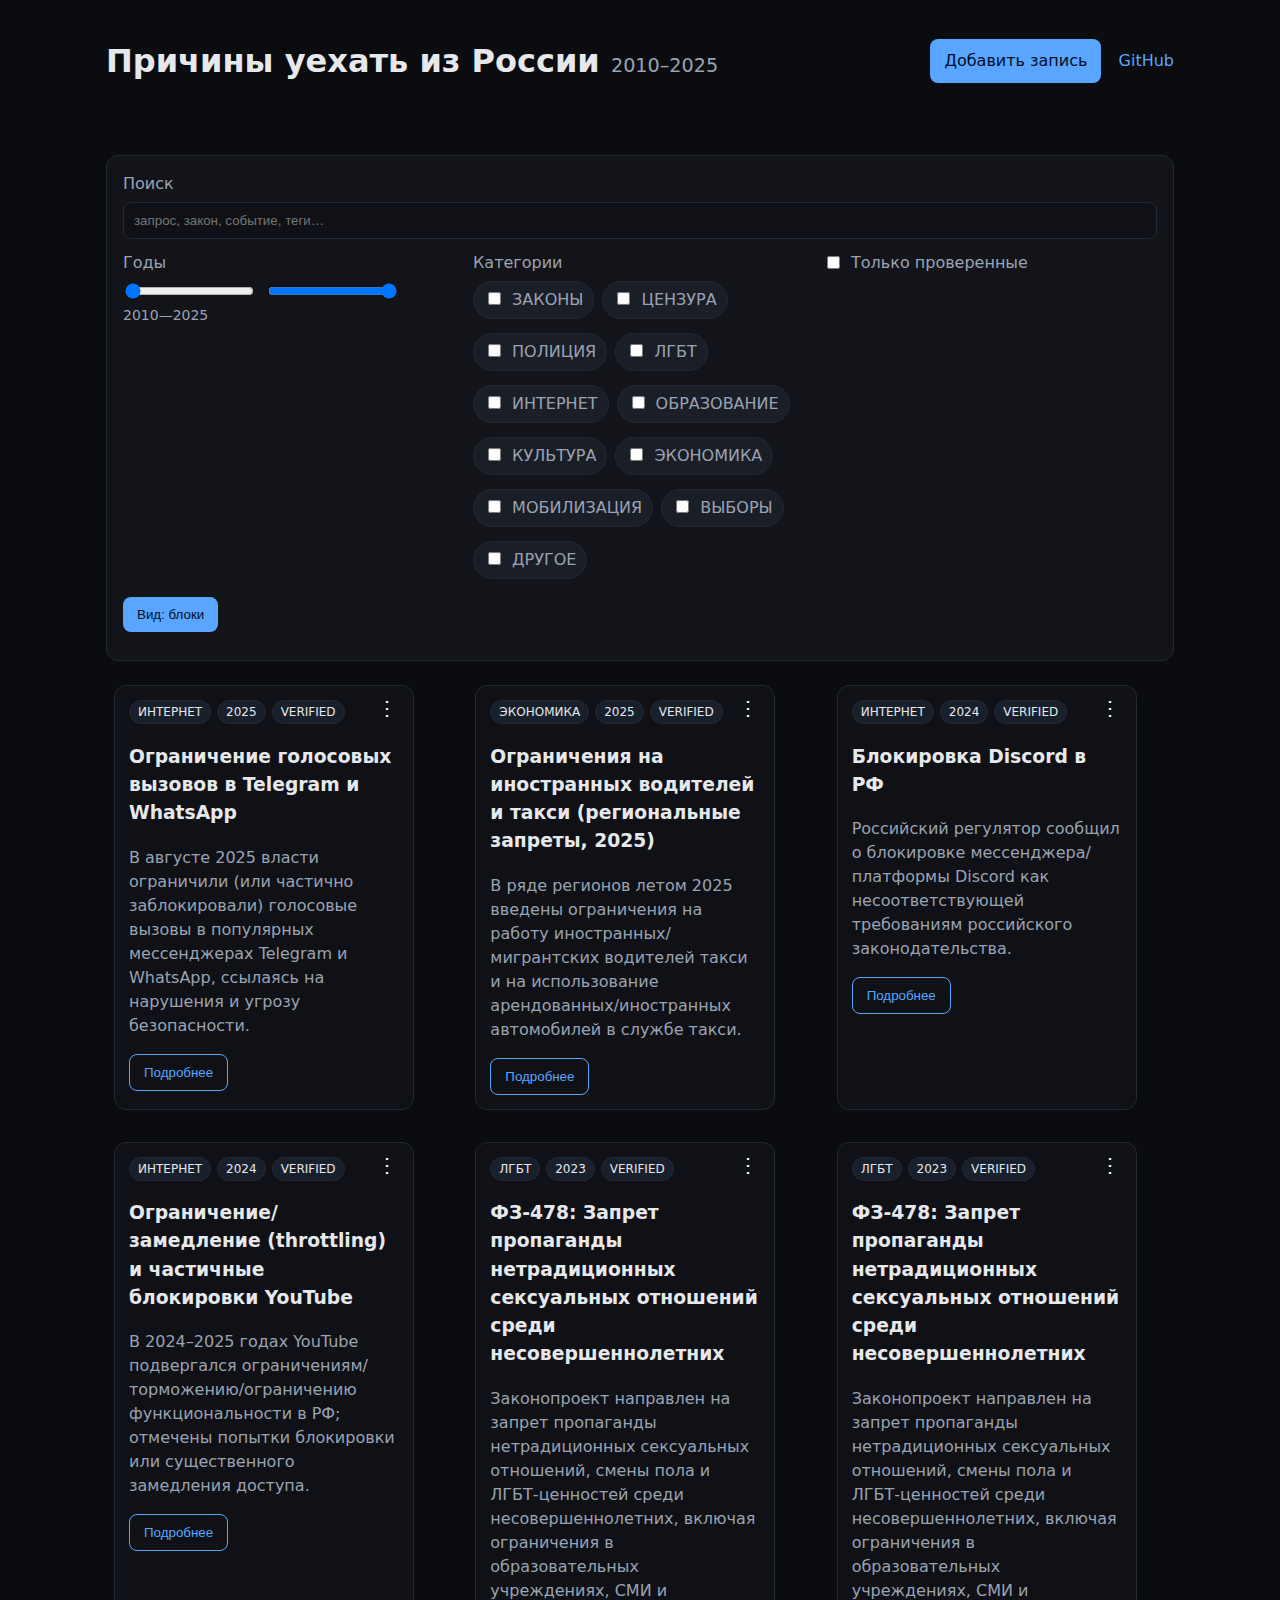
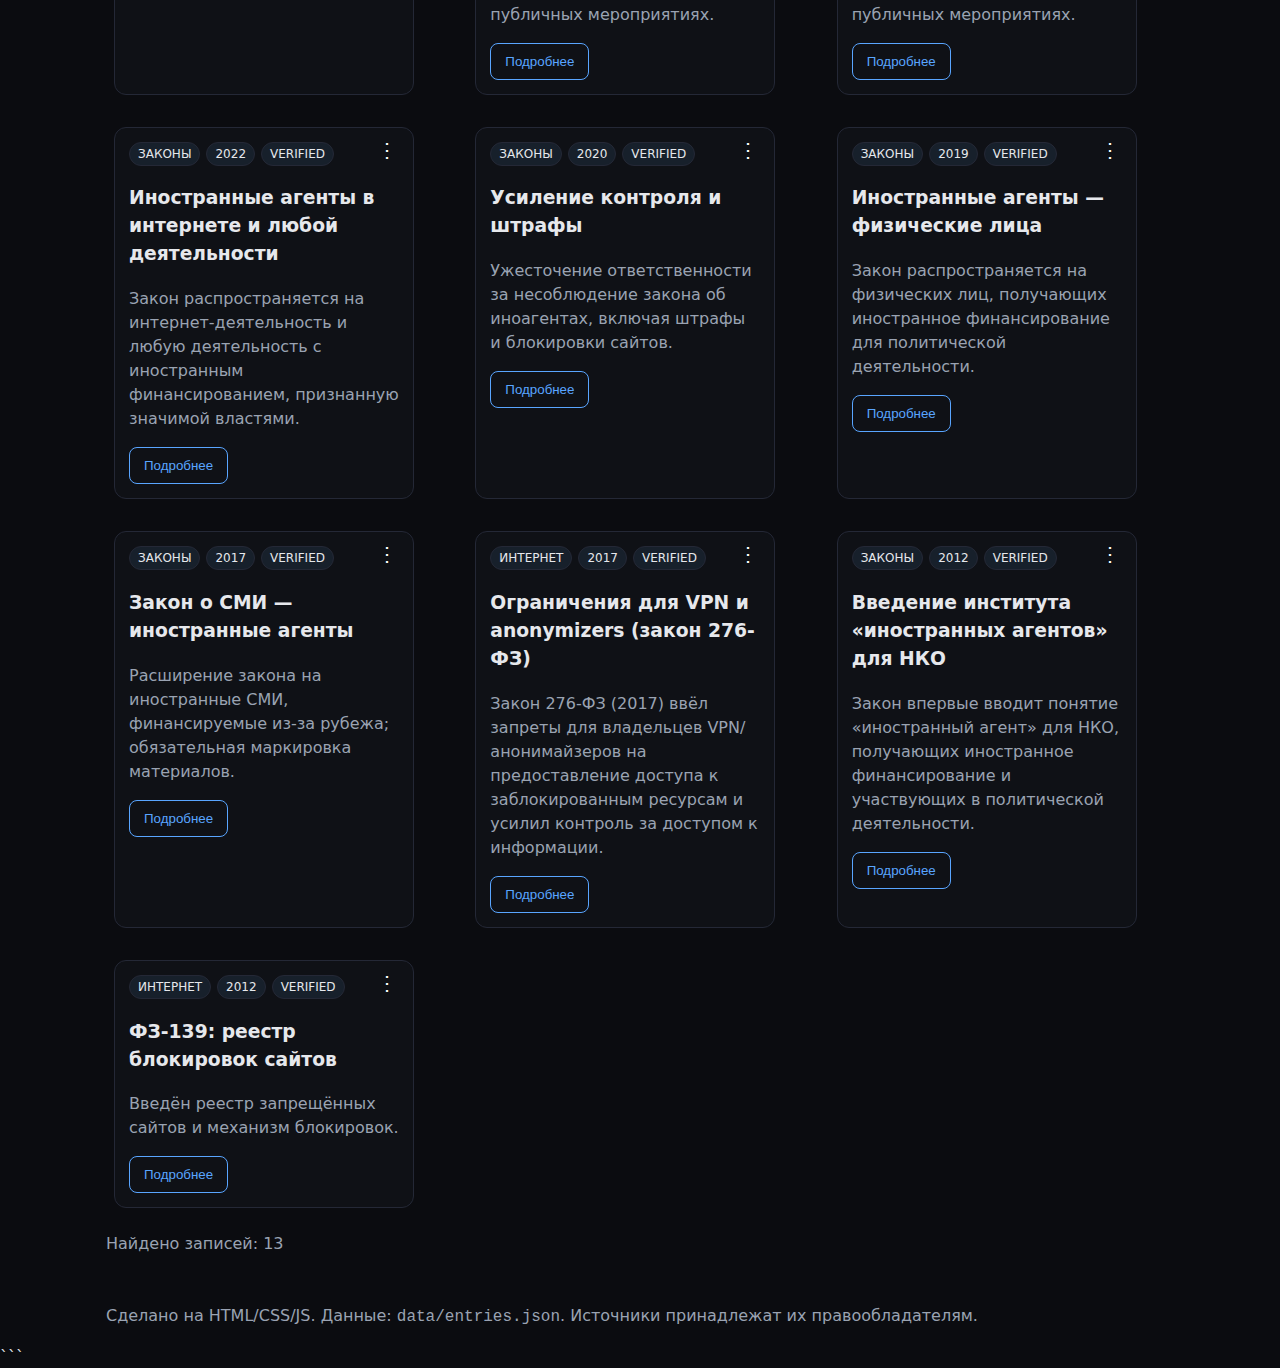
<file: index.html>
<!doctype html>
<html lang="ru">
<head>
  <meta charset="utf-8" />
  <meta name="viewport" content="width=device-width,initial-scale=1" />
  <title>Причины уехать из России (2010–2025)</title>
  <link rel="stylesheet" href="styles.css" />
</head>
<body data-page="home">
<header class="container">
  <h1>Причины уехать из России <small>2010–2025</small></h1>
  <nav>
    <a href="add.html" class="button">Добавить запись</a>
    <a href="https://github.com/" target="_blank" rel="noopener">GitHub</a>
  </nav>
</header>

<main class="container">
  <section class="panel">
    <div class="field">
      <label for="q">Поиск</label>
      <input id="q" type="search" placeholder="запрос, закон, событие, теги…" />
    </div>
    <div class="grid">
      <div class="field">
        <label for="yearMin">Годы</label>
        <div class="range">
          <input id="yearMin" type="range" min="2010" max="2025" value="2010" />
          <input id="yearMax" type="range" min="2010" max="2025" value="2025" />
        </div>
        <div class="hint"><span id="yearMinLabel">2010</span>—<span id="yearMaxLabel">2025</span></div>
      </div>

      <div class="field">
        <label>Категории</label>
        <div id="catList" class="chips"></div>
      </div>

      <div class="field">
        <label class="checkbox">
          <input id="onlyVerified" type="checkbox" /> Только проверенные
        </label>
      </div>
    </div>
    <div class="field">
      <button id="toggleView" id="viewBtn" class="button" type="button" title="Переключить вид">Вид: блоки</button>
    </div>
  </section>

  <section id="results" class="cards"></section>
  <p id="count" class="muted"></p>
</main>

<footer class="container muted">
  Сделано на HTML/CSS/JS. Данные: <code>data/entries.json</code>. Источники принадлежат их правообладателям.
</footer>

<!-- Модалка записи -->
<dialog id="entryModal">
  <article id="entryContent"></article>
  <button id="closeModal" class="button">Закрыть</button>
</dialog>

<script src="app.js"></script>
</body>
</html>
```
</file>
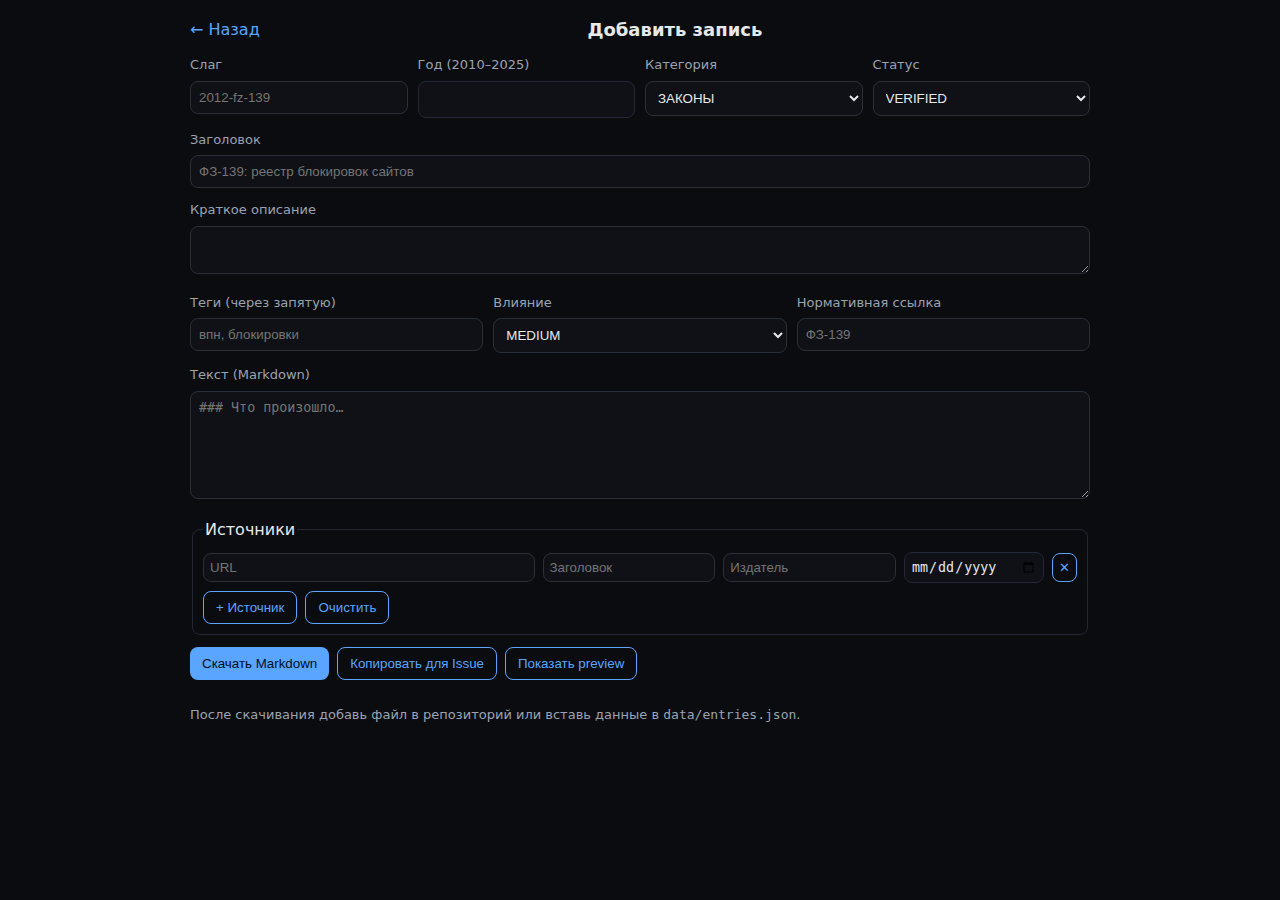
<file: add.html>
<!doctype html>
<html lang="ru">
<head>
  <meta charset="utf-8" />
  <meta name="viewport" content="width=device-width,initial-scale=1" />
  <title>Добавить запись</title>
  <link rel="stylesheet" href="styles.css" />
  <style>
    /* Небольшие локальные правки для простоты */
    body{font-family:system-ui,Arial;margin:16px;background:#0b0c10;color:#e6e8ec}
    form{max-width:900px;margin:auto;display:grid;gap:12px}
    label{font-size:13px;color:#9aa3b2}
    input,select,textarea{width:100%;padding:8px;border-radius:8px;border:1px solid #2b3038;background:#0f1116;color:inherit}
    .row{display:grid;grid-template-columns:repeat(auto-fit,minmax(180px,1fr));gap:10px}
    .sources>div{display:flex;gap:8px;align-items:center;margin-bottom:8px}
    .btn{padding:8px 12px;border-radius:8px;border:none;cursor:pointer;background:#59a5ff;color:#001025}
    .ghost{background:transparent;border:1px solid #59a5ff;color:#59a5ff}
    pre{background:#0f1116;border:1px solid #242836;padding:10px;border-radius:8px;color:#9aa3b2}
    /* отступ у кнопки закрыть (если есть) */
    .close-button{margin:15px}
  </style>
</head>
<body>
  <header style="display:flex;justify-content:space-between;align-items:center;max-width:900px;margin:0 auto 12px">
    <a href="index.html" style="color:#59a5ff;text-decoration:none">← Назад</a>
    <h1 style="margin:0;font-size:18px">Добавить запись</h1>
    <div></div>
  </header>

  <form id="form">
    <div class="row">
      <div>
        <label>Слаг</label>
        <input name="slug" placeholder="2012-fz-139" required>
      </div>
      <div>
        <label>Год (2010–2025)</label>
        <input name="yearFrom" type="number" min="2010" max="2025" required>
      </div>
      <div>
        <label>Категория</label>
        <select name="category" required></select>
      </div>
      <div>
        <label>Статус</label>
        <select name="status">
          <option>VERIFIED</option><option>PENDING</option><option>REJECTED</option>
        </select>
      </div>
    </div>

    <div>
      <label>Заголовок</label>
      <input name="title" required placeholder="ФЗ-139: реестр блокировок сайтов">
    </div>

    <div>
      <label>Краткое описание</label>
      <textarea name="summary" rows="2" required></textarea>
    </div>

    <div class="row">
      <div>
        <label>Теги (через запятую)</label>
        <input name="tags" placeholder="впн, блокировки">
      </div>
      <div>
        <label>Влияние</label>
        <select name="impact"><option>LOW</option><option selected>MEDIUM</option><option>HIGH</option></select>
      </div>
      <div>
        <label>Нормативная ссылка</label>
        <input name="legalRef" placeholder="ФЗ-139">
      </div>
    </div>

    <div>
      <label>Текст (Markdown)</label>
      <textarea name="body" rows="6" placeholder="### Что произошло…"></textarea>
    </div>

    <fieldset style="border:1px solid #242836;padding:10px;border-radius:8px">
      <legend>Источники</legend>
      <div id="sources" class="sources"></div>
      <div style="display:flex;gap:8px;margin-top:8px">
        <button type="button" id="addSource" class="btn ghost">+ Источник</button>
        <button type="button" id="clearSources" class="btn ghost">Очистить</button>
      </div>
    </fieldset>

    <div style="display:flex;gap:8px;flex-wrap:wrap">
      <button type="button" id="download" class="btn">Скачать Markdown</button>
      <button type="button" id="copy" class="btn ghost">Копировать для Issue</button>
      <button type="button" id="previewBtn" class="btn ghost">Показать preview</button>
    </div>

    <pre id="preview" style="display:none"></pre>
    <p style="color:#9aa3b2;font-size:13px">После скачивания добавь файл в репозиторий или вставь данные в <code>data/entries.json</code>.</p>
  </form>

  <script>
    const CATS = ["ЗАКОНЫ","ЦЕНЗУРА","ПОЛИЦИЯ","ЛГБТ","ИНТЕРНЕТ","ОБРАЗОВАНИЕ","КУЛЬТУРА","ЭКОНОМИКА","МОБИЛИЗАЦИЯ","ВЫБОРЫ","ДРУГОЕ"];
    const catSel = document.querySelector('select[name="category"]');
    CATS.forEach(c=>catSel.add(new Option(c,c)));

    const sourcesWrap = document.getElementById('sources');
    document.getElementById('addSource').onclick = addSource;
    document.getElementById('clearSources').onclick = ()=> sourcesWrap.innerHTML = '';

    function addSource(src = {}) {
      const div = document.createElement('div');
      div.innerHTML = `
        <input name="src_url" placeholder="URL" style="flex:2" value="${src.url || ''}">
        <input name="src_title" placeholder="Заголовок" style="flex:1" value="${src.title || ''}">
        <input name="src_publisher" placeholder="Издатель" style="flex:1" value="${src.publisher || ''}">
        <input name="src_publishedAt" type="date" style="width:140px" value="${src.publishedAt || ''}">
        <button type="button" class="btn ghost" style="padding:6px" onclick="this.parentNode.remove()">✕</button>
      `;
      div.style.display = 'flex'; div.style.gap = '8px'; div.querySelectorAll('input').forEach(i=>i.style.padding='6px');
      sourcesWrap.appendChild(div);
    }

    // по умолчанию один источник
    addSource();

    function readForm() {
      const f = Object.fromEntries(new FormData(document.getElementById('form')).entries());
      const sources = [...document.getElementsByName('src_url')].map((_,i)=>({
        url: document.getElementsByName('src_url')[i].value.trim(),
        title: document.getElementsByName('src_title')[i].value.trim(),
        publisher: document.getElementsByName('src_publisher')[i].value.trim(),
        publishedAt: document.getElementsByName('src_publishedAt')[i].value
      })).filter(s=>s.url);
      return {
        slug: f.slug.trim(),
        title: f.title.trim(),
        summary: f.summary.trim(),
        category: f.category,
        tags: f.tags.split(',').map(t=>t.trim()).filter(Boolean),
        country: 'RU',
        yearFrom: +f.yearFrom || null,
        yearTo: null,
        dateStart: f.dateStart || null,
        dateEnd: null,
        impact: f.impact || 'MEDIUM',
        legalRef: f.legalRef || '',
        status: f.status || 'PENDING',
        sources,
        body: f.body || ''
      };
    }

    function escapeYaml(s=''){ return s.replace(/"/g,'\\"'); }

    function toMarkdown(d){
      const fm = [
        '---',
        `slug: "${d.slug}"`,
        `title: "${escapeYaml(d.title)}"`,
        `summary: "${escapeYaml(d.summary)}"`,
        `category: "${d.category}"`,
        `tags: [${d.tags.map(t=>`"${escapeYaml(t)}"`).join(', ')}]`,
        `country: "${d.country}"`,
        `yearFrom: ${d.yearFrom || ''}`,
        `yearTo: ${d.yearTo || ''}`,
        `dateStart: ${d.dateStart ? `"${d.dateStart}"` : ''}`,
        `impact: "${d.impact}"`,
        `legalRef: ${d.legalRef ? `"${escapeYaml(d.legalRef)}"` : ''}`,
        `status: "${d.status}"`,
        `sources:`,
        ...d.sources.map(s=>`  - url: "${s.url}"${s.title?`\n    title: "${escapeYaml(s.title)}"`:''}${s.publisher?`\n    publisher: "${escapeYaml(s.publisher)}"`:''}${s.publishedAt?`\n    publishedAt: "${s.publishedAt}"`:''}`),
        '---',
        '',
        d.body || ''
      ].join('\n');
      return fm;
    }

    function downloadFile(name, text){
      const blob = new Blob([text], {type: 'text/markdown;charset=utf-8'});
      const a = document.createElement('a');
      a.href = URL.createObjectURL(blob);
      a.download = name;
      document.body.appendChild(a); a.click(); a.remove();
      URL.revokeObjectURL(a.href);
    }

    document.getElementById('download').onclick = ()=>{
      try {
        const d = readForm();
        if(!d.slug || !d.title) return alert('Заполните slug и title');
        const md = toMarkdown(d);
        downloadFile(`${d.yearFrom || 'new'}-${d.slug}.md`, md);
      } catch(e){ alert(e.message) }
    };

    document.getElementById('copy').onclick = async ()=>{
      const d = readForm();
      const lines = [
        `Заголовок: ${d.title}`,
        `Категория: ${d.category}`,
        `Год: ${d.yearFrom || '-'}`,
        `Кратко: ${d.summary}`,
        `Юр. ссылка: ${d.legalRef || '-'}`,
        `Источники:`,
        ...(d.sources.length ? d.sources.map(s=>`- ${s.url} ${s.title?`(${s.title})`:''}`) : ['- (нет источников)']),
        '',
        'Текст:',
        d.body || '(пусто)'
      ].join('\n');
      await navigator.clipboard.writeText(lines);
      alert('Скопировано в буфер.');
    };

    document.getElementById('previewBtn').onclick = ()=>{
      const md = toMarkdown(readForm());
      const pre = document.getElementById('preview');
      pre.textContent = md;
      pre.style.display = pre.style.display === 'none' ? 'block' : 'none';
    };

    // --- Автозаполнение при редактировании ---
    (async function fillFormIfEdit() {
      const params = new URLSearchParams(location.search);
      const slug = params.get('slug');
      if (!slug) return;
      // Получаем данные из entries.json
      try {
        const res = await fetch('data/entries.json');
        const data = await res.json();
        const entry = (data.entries || []).find(e => e.slug === slug);
        if (!entry) return;
        // Заполняем поля формы
        const f = document.getElementById('form');
        f.elements.slug.value = entry.slug || '';
        f.elements.title.value = entry.title || '';
        f.elements.summary.value = entry.summary || '';
        f.elements.category.value = entry.category || '';
        f.elements.tags.value = (entry.tags || []).join(', ');
        f.elements.yearFrom.value = entry.yearFrom || '';
        if (f.elements.status) f.elements.status.value = entry.status || 'VERIFIED';
        if (f.elements.impact) f.elements.impact.value = entry.impact || 'MEDIUM';
        f.elements.legalRef.value = entry.legalRef || '';
        f.elements.body.value = entry.body || '';
        // Очищаем и заполняем источники
        sourcesWrap.innerHTML = '';
        (entry.sources || []).forEach(src => addSource(src));
      } catch (e) {
        // ignore
      }
    })();
  </script>
</body>
</html>
</file>
<file: styles.css>
:root { --bg:#0b0c10; --panel:#12141a; --text:#e6e8ec; --muted:#9aa3b2; --accent:#59a5ff; --chip:#1a1e27; --border:#242836; }
*{box-sizing:border-box} body{margin:0;font:16px/1.5 system-ui,Segoe UI,Roboto,Arial;background:var(--bg);color:var(--text)}
.container{max-width:1100px;margin:auto;padding:16px}
header{display:flex;align-items:center;justify-content:space-between}
h1 small{font-weight:400;color:var(--muted);font-size:60%}
nav a{color:var(--accent);text-decoration:none;margin-left:12px}
.panel{background:var(--panel);border:1px solid var(--border);border-radius:12px;padding:16px;margin:16px 0}
#results.cards .card {display: inline-block;width: 300px;margin: 8px;vertical-align: top;}
#results.list {display: block;}
#results.list .card {display: block;width: 100%;margin: 0 0 8px 0;}
.field{margin-bottom:12px} label{display:block;margin-bottom:6px;color:var(--muted)}
input[type="search"],input[type="text"],input[type="number"],input[type="date"],select,textarea{
  width:100%;background:#0f1116;border:1px solid var(--border);border-radius:8px;color:var(--text);padding:10px}
.grid{display:grid;grid-template-columns:repeat(auto-fit,minmax(220px,1fr));gap:16px}
.range{display:flex;gap:10px}
.hint{color:var(--muted);font-size:14px;margin-top:4px}
.checkbox{display:flex;align-items:center;gap:8px}
.chips{display:flex;flex-wrap:wrap;gap:8px}
.chips label{background:var(--chip);padding:6px 10px;border-radius:999px;border:1px solid var(--border);cursor:pointer}
.chips input{margin-right:6px}
.cards{display:grid;grid-template-columns:repeat(auto-fit,minmax(280px,1fr));gap:16px}
.card{background:#0f1116;border:1px solid var(--border);border-radius:12px;padding:14px;display:flex;flex-direction:column;gap:6px}
.badges{display:flex;gap:6px;flex-wrap:wrap;font-size:12px}
.badge{background:#17202b;border:1px solid var(--border);padding:2px 8px;border-radius:999px}
.button{background:var(--accent);color:#001025;border:none;padding:10px 14px;border-radius:8px;cursor:pointer;text-decoration:none;display:inline-block}
.button.ghost{background:transparent;color:var(--accent);border:1px solid var(--accent)}
.muted{color:var(--muted)}
.code{white-space:pre-wrap;background:#0f1116;border:1px solid var(--border);border-radius:8px;padding:12px}
.actions{display:flex;gap:10px;flex-wrap:wrap}
dialog{border:none;border-radius:12px;max-width:800px;width:90%;background:var(--panel);color:var(--text);padding:0}
dialog article{padding:16px}
dialog::backdrop{background:rgba(0,0,0,.6)}
a.source{color:var(--accent);word-break:break-all}
</file>
